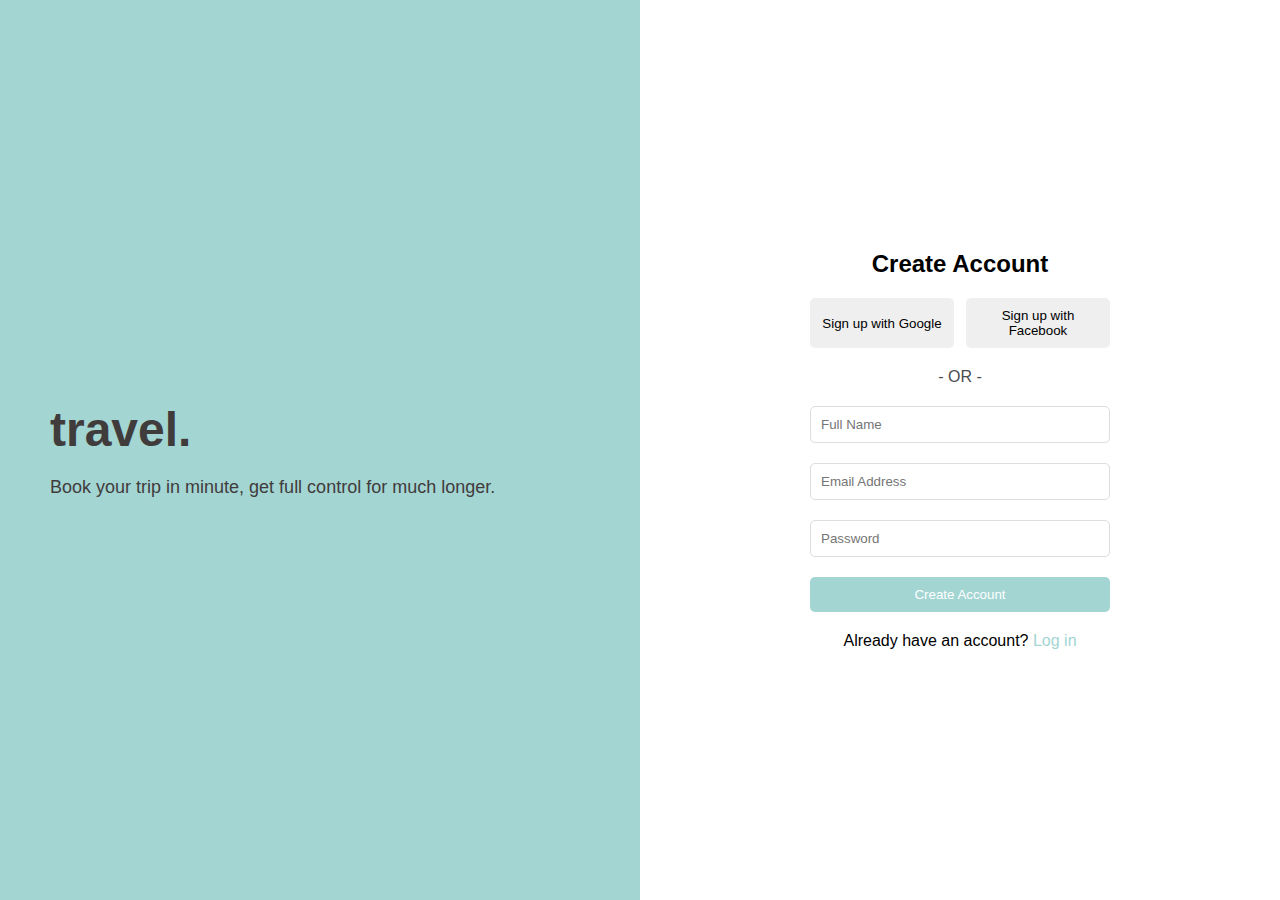
<file: signup.html>
<!DOCTYPE html>
<html lang="en">
  <head>
    <meta charset="UTF-8" />
    <meta name="viewport" content="width=device-width, initial-scale=1.0" />
    <title>Create Account</title>
    <link rel="stylesheet" href="signup.css" />
  </head>
  <body>
    <div class="container">
      <div class="left">
        <h1>travel.</h1>
        <p>Book your trip in minute, get full control for much longer.</p>
      </div>
      <div class="right">
        <div class="signup-form">
          <h2>Create Account</h2>
          <div class="social-signup">
            <button class="google-btn">Sign up with Google</button>
            <button class="facebook-btn">Sign up with Facebook</button>
          </div>
          <p class="or">- OR -</p>
          <form>
            <input type="text" placeholder="Full Name" required />
            <input type="email" placeholder="Email Address" required />
            <input type="password" placeholder="Password" required />
            <button type="submit">Create Account</button>
          </form>
          <p class="login-link">
            Already have an account? <a href="index.html">Log in</a>
          </p>
        </div>
      </div>
    </div>
  </body>
</html>
</file>
<file: signup.css>
* {
    margin: 0;
    padding: 0;
    box-sizing: border-box;
    font-family: Arial, sans-serif;
}

html, body {
    height: 100%;
    width: 100%;
}

body {
    display: flex;
    justify-content: center;
    align-items: center;
    background-color: #f2f2f2;
    margin: 0;
}

.container {
    display: flex;
    width: 100%;
    height: 100%;
}

.left {
    background-color: #a3d5d3;
    color: #413c3c;
    padding: 50px;
    flex: 1;
    display: flex;
    flex-direction: column;
    justify-content: center;
    align-items: flex-start;
}

.left h1 {
    font-size: 48px;
    margin-bottom: 20px;
}

.left p {
    font-size: 18px;
}

.right {
    background-color: #fff;
    padding: 50px;
    flex: 1;
    display: flex;
    justify-content: center;
    align-items: center;
}

.signup-form {
    max-width: 300px;
    width: 100%;

}

.signup-form h2 {
    margin-bottom: 20px;
    text-align: center;
}

.social-signup {
    display: flex;
    justify-content: space-between;
    margin-bottom: 20px;
}

.google-btn, .facebook-btn {
    
    
    border: none;
    padding: 10px;
    border-radius: 5px;
    cursor: pointer;
    width: 48%;
}



.or {
    text-align: center;
    margin: 20px 0;
    color: #4a4c50;
}

form input {
    display: block;
    width: 100%;
    padding: 10px;
    margin-bottom: 20px;
    border: 1px solid #ddd;
    border-radius: 5px;
}

form button {
    width: 100%;
    padding: 10px;
    background-color: #a3d5d3;
    color: #fff;
    border: none;
    border-radius: 5px;
    cursor: pointer;
}

.login-link {
    text-align: center;
    margin-top: 20px;
}

.login-link a {
    color: #a3d5d3;
    text-decoration: none;
}

.login-link a:hover {
    text-decoration: underline;
}
</file>
